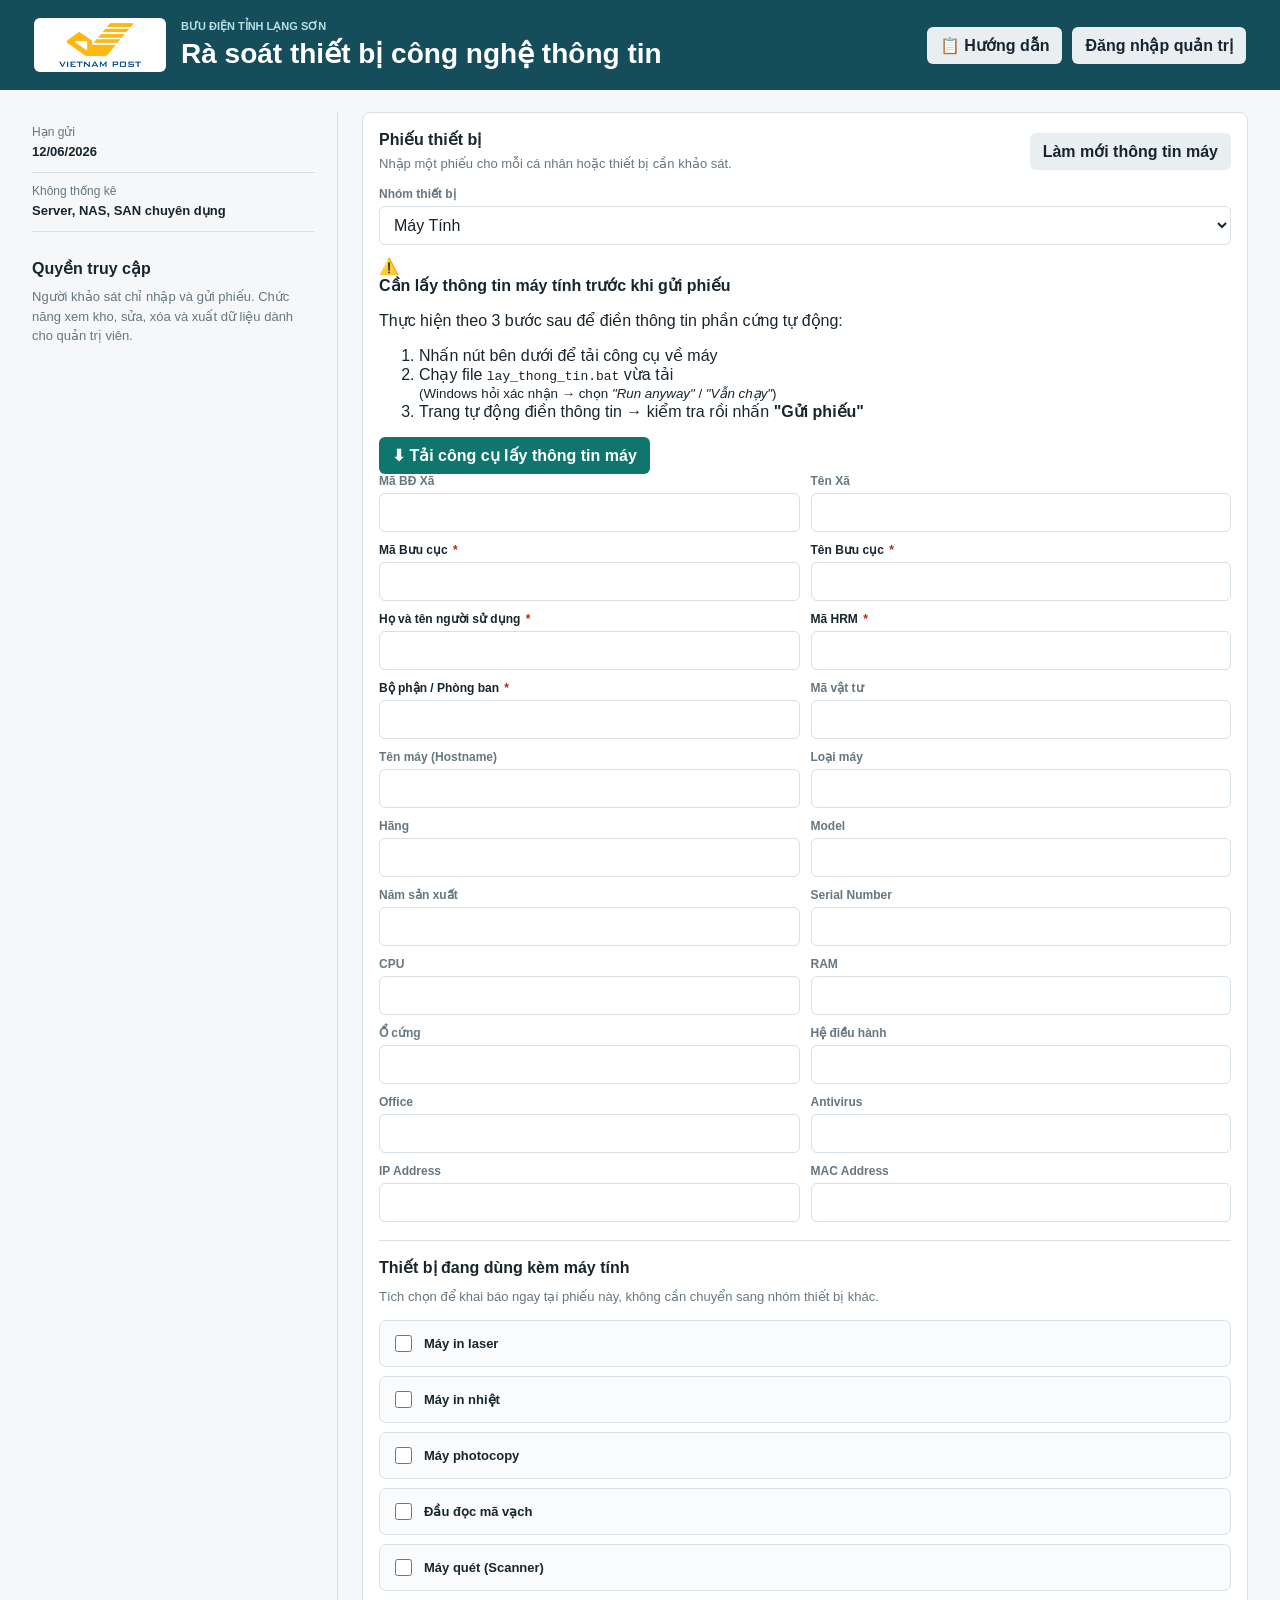
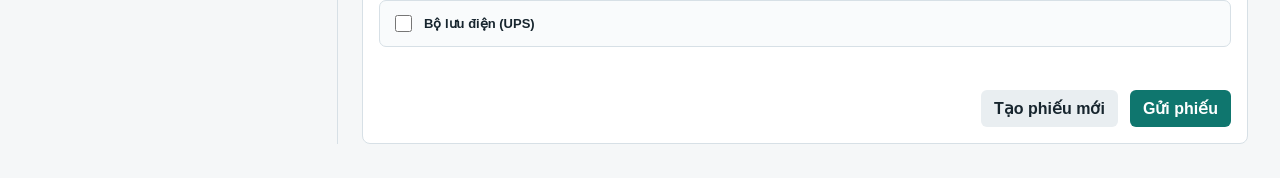
<file: static/index.html>
<!doctype html>
<html lang="vi">
  <head>
    <meta charset="utf-8" />
    <meta name="viewport" content="width=device-width, initial-scale=1" />
    <title>Bưu điện tỉnh Lạng Sơn – Rà soát thiết bị CNTT</title>
    <meta name="description" content="Công cụ rà soát thiết bị CNTT – Bưu điện tỉnh Lạng Sơn. Nhập phiếu khảo sát máy tính, máy in, thiết bị mạng và các thiết bị CNTT khác." />
    <link rel="stylesheet" href="styles.css" />
    <!-- SheetJS để đọc/ghi Excel phía trình duyệt -->
    <script src="https://cdn.sheetjs.com/xlsx-0.20.3/package/dist/xlsx.full.min.js"></script>
  </head>
  <body>
    <header class="topbar">
      <div class="brand">
        <img src="vnpost-logo.png" alt="Vietnam Post" class="brand-logo" />
        <div>
          <p class="eyebrow">BƯU ĐIỆN TỈNH LẠNG SƠN</p>
          <h1>Rà soát thiết bị công nghệ thông tin</h1>
        </div>
      </div>
      <div class="top-actions">
        <a href="huong_dan.html" target="_blank" class="ghost" style="padding:9px 13px;border-radius:6px;font-weight:650;text-decoration:none;background:#e9eef1;color:#17252e">📋 Hướng dẫn</a>
        <button id="btn-admin-login" class="ghost">Đăng nhập quản trị</button>
        <button id="btn-admin-logout" class="ghost is-hidden">Đăng xuất</button>
        <button id="btn-export-json" class="ghost admin-only is-hidden">Xuất JSON</button>
        <button id="btn-export-excel" class="primary admin-only is-hidden">Xuất Excel mẫu</button>
      </div>
    </header>

    <main class="layout">
      <aside class="rail">
        <section>
          <h2></h2>
          <dl class="facts">
            <div><dt>Hạn gửi</dt><dd>12/06/2026</dd></div>
            <div><dt>Không thống kê</dt><dd>Server, NAS, SAN chuyên dụng</dd></div>
         
          </dl>
        </section>
        <section class="admin-only is-hidden">
          <h2>Nhập từ Excel đã điền</h2>
          <label class="drop" for="excel-file">
            <span id="file-name">Chọn file .xlsx</span>
            <small>Đọc các sheet đúng biểu mẫu rà soát</small>
          </label>
          <input id="excel-file" type="file" accept=".xlsx" hidden />
          <button id="btn-import" class="primary block" disabled>Nhập vào kho</button>
          <p id="import-status" class="status"></p>
        </section>
        <section class="admin-only is-hidden">
          <h2>Lọc nhanh</h2>
          <input id="search" class="input" placeholder="Tìm bưu cục, serial, hostname..." />
          <select id="category-filter" class="input"></select>
          <button id="btn-reset" class="danger block">Xóa dữ liệu đang lưu</button>
        </section>
        <section class="access-note">
          <h2>Quyền truy cập</h2>
          <p>Người khảo sát chỉ nhập và gửi phiếu. Chức năng xem kho, sửa, xóa và xuất dữ liệu dành cho quản trị viên.</p>
        </section>
      </aside>

      <section class="workspace">
        <form id="record-form" class="form-panel">
          <div class="form-head">
            <div>
              <h2>Phiếu thiết bị</h2>
              <p id="form-hint">Nhập một phiếu cho mỗi cá nhân hoặc thiết bị cần khảo sát.</p>
            </div>
            <button type="button" id="btn-local-info" class="ghost">Làm mới thông tin máy</button>
          </div>
          <div class="form-row">
            <label>
              <span>Nhóm thiết bị</span>
              <select id="category" class="input" required></select>
            </label>
          </div>
          <!-- Banner cảnh báo chưa lấy thông tin máy – chỉ hiện với nhóm Máy Tính -->
          <div id="machine-info-banner" class="mib is-hidden" role="alert">
            <div class="mib-icon">⚠️</div>
            <div class="mib-body">
              <strong>Cần lấy thông tin máy tính trước khi gửi phiếu</strong>
              <p>Thực hiện theo 3 bước sau để điền thông tin phần cứng tự động:</p>
              <ol class="mib-steps">
                <li>Nhấn nút bên dưới để tải công cụ về máy</li>
                <li>Chạy file <code>lay_thong_tin.bat</code> vừa tải<br>
                    <small>(Windows hỏi xác nhận → chọn <em>"Run anyway"</em> / <em>"Vẫn chạy"</em>)</small></li>
                <li>Trang tự động điền thông tin → kiểm tra rồi nhấn <strong>"Gửi phiếu"</strong></li>
              </ol>
              <button type="button" id="btn-mib-download" class="primary">⬇ Tải công cụ lấy thông tin máy</button>
            </div>
          </div>
          <div id="dynamic-fields" class="fields"></div>
          <section id="attachment-section" class="attachment-section is-hidden">
            <div class="attachment-heading">
              <h2>Thiết bị đang dùng kèm máy tính</h2>
              <p>Tích chọn để khai báo ngay tại phiếu này, không cần chuyển sang nhóm thiết bị khác.</p>
            </div>
            <div id="attachment-options" class="attachment-options"></div>
          </section>
          <p id="form-status" class="status form-status"></p>
          <div class="form-actions">
            <button type="button" id="btn-new" class="ghost">Tạo phiếu mới</button>
            <button type="submit" class="primary">Gửi phiếu</button>
          </div>
        </form>

        <section id="admin-dashboard" class="admin-only is-hidden admin-dashboard">
          <section class="kpis" id="kpis"></section>
          <section class="list-panel">
            <div class="section-head">
              <h2>Dữ liệu đã ghi nhận</h2>
              <span id="record-count">0 bản ghi</span>
            </div>
            <div class="table-wrap">
              <table>
                <thead>
                  <tr>
                    <th>Nhóm</th>
                    <th>Bưu cục/Bộ phận</th>
                    <th>Tài sản</th>
                    <th>Định danh</th>
                    <th>Tình trạng</th>
                    <th></th>
                  </tr>
                </thead>
                <tbody id="record-body"></tbody>
              </table>
            </div>
          </section>
          <section class="analysis">
            <div>
              <h2>Thống kê theo nhóm</h2>
              <div id="category-bars" class="bars"></div>
            </div>
            <div>
              <h2>Đơn vị có nhiều thiết bị</h2>
              <div id="unit-bars" class="bars"></div>
            </div>
            <div>
              <h2>Tình trạng thiết bị</h2>
              <div id="status-bars" class="bars"></div>
            </div>
          </section>
        </section>
      </section>
    </main>

    <!-- Dialog đăng nhập quản trị bằng GitHub Personal Access Token -->
    <dialog id="admin-dialog" class="admin-dialog">
      <form id="admin-login-form" method="dialog">
        <div class="dialog-head">
          <h2>Đăng nhập quản trị</h2>
          <button type="button" id="btn-close-dialog" class="icon-button" aria-label="Đóng">×</button>
        </div>
        <label>
          <span>GitHub Personal Access Token</span>
          <input id="admin-password" class="input" type="password"
                 placeholder="github_pat_..." autocomplete="current-password" required />
        </label>
        <small style="color:var(--text-muted,#888);display:block;margin-top:4px">
          Tạo tại GitHub → Settings → Developer settings → Fine-grained tokens.<br>
          Cấp quyền <strong>Contents: Read &amp; Write</strong> cho repo Check_thiet_bi.
        </small>
        <label style="display:flex;align-items:center;gap:8px;margin-top:12px;cursor:pointer">
          <input type="checkbox" id="chk-save-write-token" checked />
          <span style="font-size:0.9em">Lưu token trên máy này để nhân viên có thể gửi phiếu</span>
        </label>
        <p id="admin-login-status" class="status"></p>
        <button type="submit" class="primary block">Đăng nhập</button>
      </form>
    </dialog>

    <script src="github-config.js"></script>
    <script src="app.js"></script>
  </body>
</html>
</file>
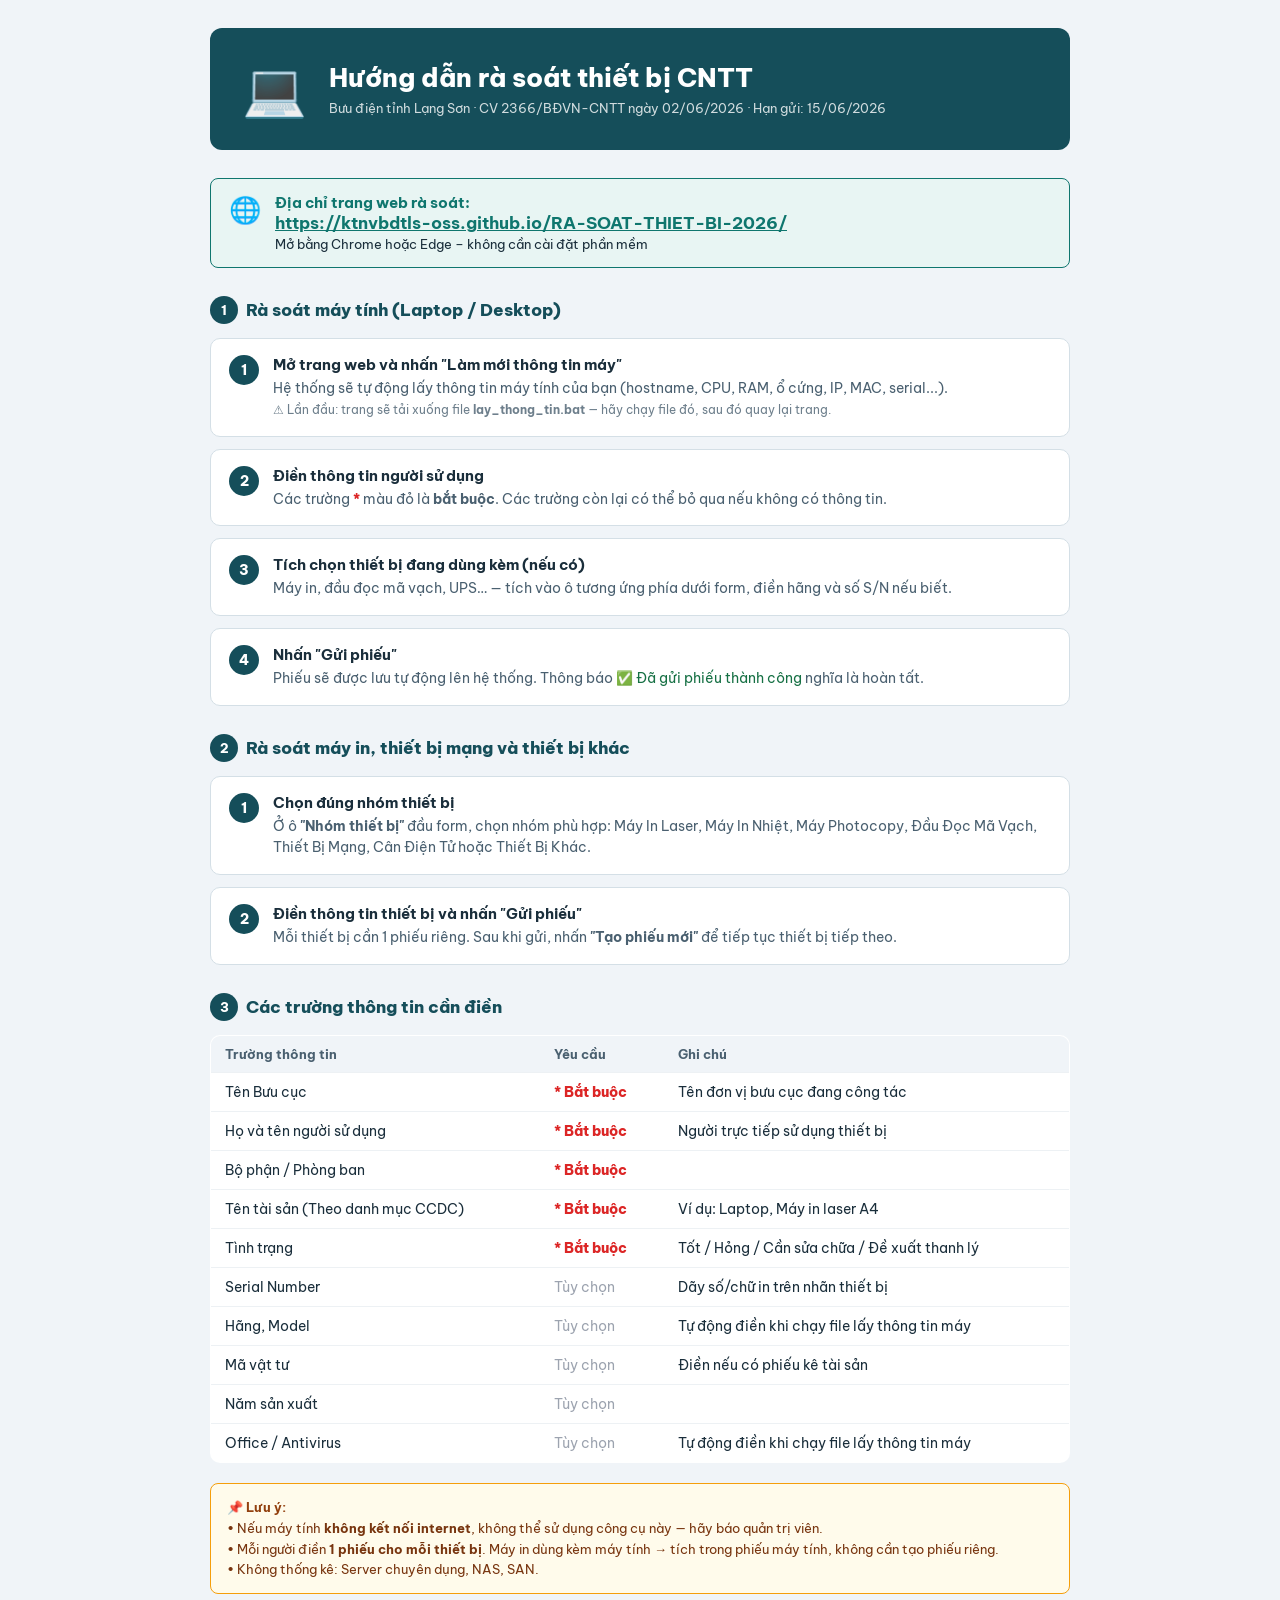
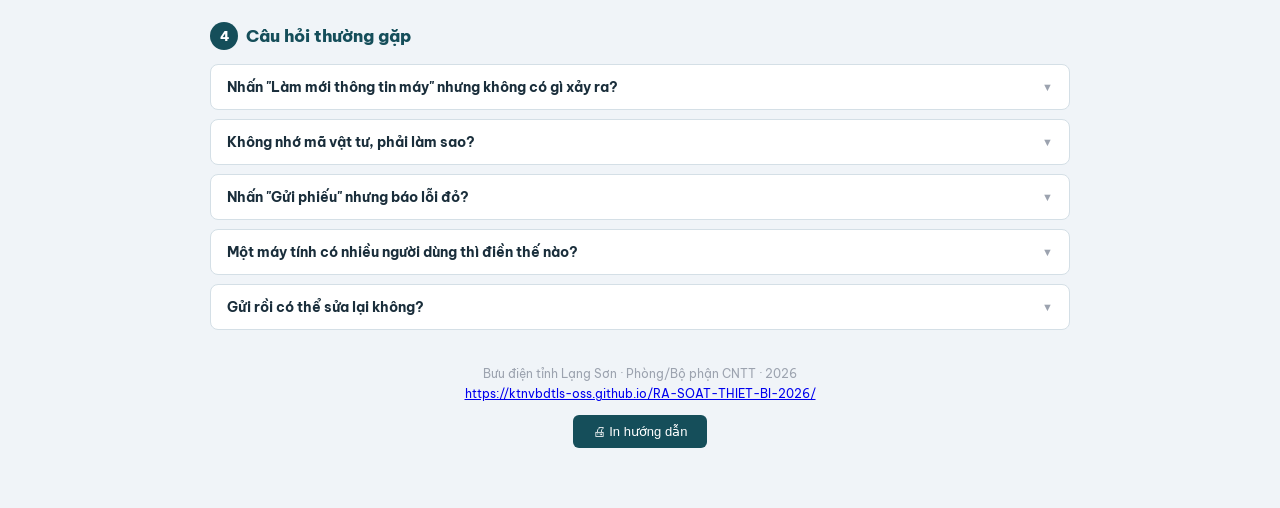
<file: static/huong_dan.html>
<!DOCTYPE html>
<html lang="vi">
<head>
<meta charset="utf-8"/>
<meta name="viewport" content="width=device-width,initial-scale=1"/>
<title>Hướng dẫn rà soát thiết bị CNTT – Bưu điện tỉnh Lạng Sơn</title>
<style>
  @import url('https://fonts.googleapis.com/css2?family=Be+Vietnam+Pro:wght@400;600;700;800&display=swap');
  *{box-sizing:border-box;margin:0;padding:0}
  body{font-family:'Be Vietnam Pro',Arial,sans-serif;background:#f0f4f8;color:#1a2e3b;font-size:15px}
  .page{max-width:900px;margin:0 auto;padding:28px 20px 60px}

  /* Header */
  .hdr{background:#154e5a;color:#fff;border-radius:12px;padding:28px 32px;margin-bottom:28px;display:flex;align-items:center;gap:22px}
  .hdr-icon{font-size:52px;flex:0 0 auto}
  .hdr h1{font-size:26px;font-weight:800;line-height:1.2}
  .hdr p{margin-top:6px;opacity:.8;font-size:13px}

  /* Alert box */
  .alert{border-radius:8px;padding:14px 18px;margin-bottom:22px;display:flex;gap:14px;align-items:flex-start}
  .alert-url{background:#e8f5f3;border:1.5px solid #0f766e}
  .alert-url .icon{font-size:26px}
  .alert-url strong{color:#0f766e;font-size:15px}
  .alert-url a{color:#0f766e;font-weight:700;font-size:17px;word-break:break-all}

  /* Steps */
  h2{font-size:17px;font-weight:800;margin:28px 0 14px;color:#154e5a;display:flex;align-items:center;gap:8px}
  h2::before{content:attr(data-n);display:inline-flex;align-items:center;justify-content:center;
    width:28px;height:28px;border-radius:50%;background:#154e5a;color:#fff;font-size:13px;flex:0 0 auto}

  .steps{display:grid;gap:12px}
  .step{background:#fff;border:1px solid #d4dfe6;border-radius:10px;padding:16px 18px;
        display:flex;align-items:flex-start;gap:14px}
  .step-num{flex:0 0 auto;width:30px;height:30px;border-radius:50%;background:#154e5a;
             color:#fff;font-weight:800;font-size:14px;display:flex;align-items:center;justify-content:center}
  .step-body strong{font-size:15px;font-weight:700;display:block;margin-bottom:4px}
  .step-body p,.step-body small{color:#4a6070;font-size:13.5px;line-height:1.55}
  .step-body small{font-size:12px;opacity:.8}

  /* Required table */
  table{width:100%;border-collapse:collapse;background:#fff;border-radius:10px;overflow:hidden;
        border:1px solid #d4dfe6;margin-top:4px}
  th{background:#f0f4f8;padding:10px 14px;text-align:left;font-size:13px;color:#4a6070}
  td{padding:10px 14px;border-top:1px solid #edf1f4;font-size:13.5px;vertical-align:top}
  .req{color:#dc2626;font-weight:800} /* bắt buộc */
  .opt{color:#9ca3af}               /* tùy chọn */

  /* Note */
  .note{background:#fffbeb;border:1.5px solid #f59e0b;border-radius:8px;padding:13px 16px;
        margin-top:20px;font-size:13px;line-height:1.6;color:#78350f}
  .note strong{color:#92400e}

  /* FAQ */
  details{background:#fff;border:1px solid #d4dfe6;border-radius:8px;margin-bottom:9px;overflow:hidden}
  summary{padding:13px 16px;font-weight:700;cursor:pointer;font-size:14px;list-style:none;
          display:flex;justify-content:space-between;align-items:center}
  summary::after{content:'▼';font-size:11px;color:#9ca3af}
  details[open] summary::after{content:'▲'}
  details p{padding:4px 16px 14px;color:#4a6070;font-size:13.5px;line-height:1.6}

  /* Footer */
  .footer{margin-top:36px;text-align:center;font-size:12px;color:#9ca3af}

  @media print{body{background:#fff}.page{padding:0}
    .hdr{border-radius:0}.no-print{display:none}}
</style>
</head>
<body>
<div class="page">

  <!-- Header -->
  <div class="hdr">
    <div class="hdr-icon">💻</div>
    <div>
      <h1>Hướng dẫn rà soát thiết bị CNTT</h1>
      <p>Bưu điện tỉnh Lạng Sơn · CV 2366/BĐVN-CNTT ngày 02/06/2026 · Hạn gửi: 15/06/2026</p>
    </div>
  </div>

  <!-- URL Box -->
  <div class="alert alert-url">
    <div class="icon">🌐</div>
    <div>
      <strong>Địa chỉ trang web rà soát:</strong><br>
      <a href="https://ktnvbdtls-oss.github.io/RA-SOAT-THIET-BI-2026/" target="_blank">
        https://ktnvbdtls-oss.github.io/RA-SOAT-THIET-BI-2026/
      </a><br>
      <small>Mở bằng Chrome hoặc Edge – không cần cài đặt phần mềm</small>
    </div>
  </div>

  <!-- PHẦN 1: Máy tính -->
  <h2 data-n="1">Rà soát máy tính (Laptop / Desktop)</h2>
  <div class="steps">

    <div class="step">
      <div class="step-num">1</div>
      <div class="step-body">
        <strong>Mở trang web và nhấn "Làm mới thông tin máy"</strong>
        <p>Hệ thống sẽ tự động lấy thông tin máy tính của bạn (hostname, CPU, RAM, ổ cứng, IP, MAC, serial...).</p>
        <small>⚠ Lần đầu: trang sẽ tải xuống file <b>lay_thong_tin.bat</b> — hãy chạy file đó, sau đó quay lại trang.</small>
      </div>
    </div>

    <div class="step">
      <div class="step-num">2</div>
      <div class="step-body">
        <strong>Điền thông tin người sử dụng</strong>
        <p>Các trường <span class="req">*</span> màu đỏ là <b>bắt buộc</b>. Các trường còn lại có thể bỏ qua nếu không có thông tin.</p>
      </div>
    </div>

    <div class="step">
      <div class="step-num">3</div>
      <div class="step-body">
        <strong>Tích chọn thiết bị đang dùng kèm (nếu có)</strong>
        <p>Máy in, đầu đọc mã vạch, UPS… — tích vào ô tương ứng phía dưới form, điền hãng và số S/N nếu biết.</p>
      </div>
    </div>

    <div class="step">
      <div class="step-num">4</div>
      <div class="step-body">
        <strong>Nhấn "Gửi phiếu"</strong>
        <p>Phiếu sẽ được lưu tự động lên hệ thống. Thông báo <span style="color:#167044">✅ Đã gửi phiếu thành công</span> nghĩa là hoàn tất.</p>
      </div>
    </div>

  </div>

  <!-- PHẦN 2: Thiết bị khác -->
  <h2 data-n="2">Rà soát máy in, thiết bị mạng và thiết bị khác</h2>
  <div class="steps">

    <div class="step">
      <div class="step-num">1</div>
      <div class="step-body">
        <strong>Chọn đúng nhóm thiết bị</strong>
        <p>Ở ô <b>"Nhóm thiết bị"</b> đầu form, chọn nhóm phù hợp: Máy In Laser, Máy In Nhiệt, Máy Photocopy, Đầu Đọc Mã Vạch, Thiết Bị Mạng, Cân Điện Tử hoặc Thiết Bị Khác.</p>
      </div>
    </div>

    <div class="step">
      <div class="step-num">2</div>
      <div class="step-body">
        <strong>Điền thông tin thiết bị và nhấn "Gửi phiếu"</strong>
        <p>Mỗi thiết bị cần 1 phiếu riêng. Sau khi gửi, nhấn <b>"Tạo phiếu mới"</b> để tiếp tục thiết bị tiếp theo.</p>
      </div>
    </div>

  </div>

  <!-- Bảng trường bắt buộc -->
  <h2 data-n="3">Các trường thông tin cần điền</h2>
  <table>
    <tr><th>Trường thông tin</th><th>Yêu cầu</th><th>Ghi chú</th></tr>
    <tr><td>Tên Bưu cục</td><td><span class="req">* Bắt buộc</span></td><td>Tên đơn vị bưu cục đang công tác</td></tr>
    <tr><td>Họ và tên người sử dụng</td><td><span class="req">* Bắt buộc</span></td><td>Người trực tiếp sử dụng thiết bị</td></tr>
    <tr><td>Bộ phận / Phòng ban</td><td><span class="req">* Bắt buộc</span></td><td></td></tr>
    <tr><td>Tên tài sản (Theo danh mục CCDC)</td><td><span class="req">* Bắt buộc</span></td><td>Ví dụ: Laptop, Máy in laser A4</td></tr>
    <tr><td>Tình trạng</td><td><span class="req">* Bắt buộc</span></td><td>Tốt / Hỏng / Cần sửa chữa / Đề xuất thanh lý</td></tr>
    <tr><td>Serial Number</td><td><span class="opt">Tùy chọn</span></td><td>Dãy số/chữ in trên nhãn thiết bị</td></tr>
    <tr><td>Hãng, Model</td><td><span class="opt">Tùy chọn</span></td><td>Tự động điền khi chạy file lấy thông tin máy</td></tr>
    <tr><td>Mã vật tư</td><td><span class="opt">Tùy chọn</span></td><td>Điền nếu có phiếu kê tài sản</td></tr>
    <tr><td>Năm sản xuất</td><td><span class="opt">Tùy chọn</span></td><td></td></tr>
    <tr><td>Office / Antivirus</td><td><span class="opt">Tùy chọn</span></td><td>Tự động điền khi chạy file lấy thông tin máy</td></tr>
  </table>

  <!-- Lưu ý -->
  <div class="note">
    <strong>📌 Lưu ý:</strong><br>
    • Nếu máy tính <b>không kết nối internet</b>, không thể sử dụng công cụ này — hãy báo quản trị viên.<br>
    • Mỗi người điền <b>1 phiếu cho mỗi thiết bị</b>. Máy in dùng kèm máy tính → tích trong phiếu máy tính, không cần tạo phiếu riêng.<br>
    • Không thống kê: Server chuyên dụng, NAS, SAN.
  </div>

  <!-- FAQ -->
  <h2 data-n="4">Câu hỏi thường gặp</h2>

  <details>
    <summary>Nhấn "Làm mới thông tin máy" nhưng không có gì xảy ra?</summary>
    <p>Trang sẽ tải xuống file <b>lay_thong_tin.bat</b>. Hãy mở thư mục Downloads, chạy file đó. Nếu Windows hỏi xác nhận, chọn <b>"Run anyway"</b>. Sau khi chạy xong, quay lại trang và nhấn nút một lần nữa.</p>
  </details>

  <details>
    <summary>Không nhớ mã vật tư, phải làm sao?</summary>
    <p>Trường <b>Mã vật tư</b> <b>không bắt buộc</b>. Bạn có thể để trống và tiếp tục gửi phiếu bình thường.</p>
  </details>

  <details>
    <summary>Nhấn "Gửi phiếu" nhưng báo lỗi đỏ?</summary>
    <p>Kiểm tra lại các trường có dấu <span class="req">*</span> — đảm bảo đã điền đầy đủ. Nếu vẫn lỗi, liên hệ quản trị viên để kiểm tra token ghi dữ liệu.</p>
  </details>

  <details>
    <summary>Một máy tính có nhiều người dùng thì điền thế nào?</summary>
    <p>Chỉ điền thông tin người <b>chính</b> đang sử dụng máy hiện tại. Nếu máy dùng chung nhưng không có người phụ trách, ghi <b>"Dùng chung"</b> ở ô Họ và tên.</p>
  </details>

  <details>
    <summary>Gửi rồi có thể sửa lại không?</summary>
    <p>Liên hệ quản trị viên CNTT để được sửa phiếu đã gửi.</p>
  </details>

  <!-- Footer -->
  <div class="footer no-print">
    <p>Bưu điện tỉnh Lạng Sơn · Phòng/Bộ phận CNTT · 2026</p>
    <p style="margin-top:5px"><a href="https://ktnvbdtls-oss.github.io/RA-SOAT-THIET-BI-2026/" target="_blank">https://ktnvbdtls-oss.github.io/RA-SOAT-THIET-BI-2026/</a></p>
    <button onclick="window.print()" style="margin-top:14px;padding:9px 20px;background:#154e5a;color:#fff;border:0;border-radius:6px;cursor:pointer;font-size:13px">🖨 In hướng dẫn</button>
  </div>

</div>
</body>
</html>
</file>
<file: static/styles.css>
:root {
  --ink: #17252e;
  --muted: #667782;
  --line: #d7e0e6;
  --canvas: #f5f7f8;
  --surface: #ffffff;
  --primary: #0f766e;
  --primary-dark: #115e59;
  --danger: #b42318;
  --warning: #b45309;
  --good: #167044;
  --soft: #e7f5f3;
  font-family: "Segoe UI", Arial, sans-serif;
  color: var(--ink);
  background: var(--canvas);
}

* {
  box-sizing: border-box;
}

body {
  margin: 0;
  min-width: 320px;
}

button,
input,
select,
textarea {
  font: inherit;
}

button {
  border: 0;
  border-radius: 6px;
  padding: 9px 13px;
  font-weight: 650;
  cursor: pointer;
}

button:disabled {
  opacity: 0.45;
  cursor: not-allowed;
}

.primary {
  background: var(--primary);
  color: white;
}

.primary:hover {
  background: var(--primary-dark);
}

.ghost {
  background: #e9eef1;
  color: var(--ink);
}

.danger {
  background: #fee4e2;
  color: var(--danger);
}

.block {
  width: 100%;
}

.topbar {
  min-height: 78px;
  padding: 18px clamp(18px, 3vw, 34px);
  display: flex;
  align-items: center;
  justify-content: space-between;
  gap: 18px;
  background: #154e5a;
  color: #fff;
}

.brand {
  display: flex;
  align-items: center;
  gap: 15px;
  min-width: 0;
}

.brand-logo {
  width: 132px;
  height: 54px;
  object-fit: contain;
  flex: 0 0 auto;
  border-radius: 6px;
  padding: 5px 8px;
  background: #fff;
}

h1,
h2 {
  margin: 0;
  letter-spacing: 0;
}

h1 {
  font-size: clamp(20px, 2.2vw, 28px);
  line-height: 1.2;
}

h2 {
  font-size: 16px;
  line-height: 1.35;
}

.eyebrow {
  margin: 0 0 4px;
  color: #b9dfe4;
  text-transform: uppercase;
  font-size: 11px;
  font-weight: 800;
  letter-spacing: 0;
}

.top-actions {
  display: flex;
  gap: 10px;
  flex-wrap: wrap;
  justify-content: flex-end;
}

.is-hidden {
  display: none !important;
}

.layout {
  max-width: 1540px;
  margin: 0 auto;
  padding: 22px clamp(14px, 2.6vw, 32px) 34px;
  display: grid;
  grid-template-columns: 306px minmax(0, 1fr);
  gap: 24px;
}

.rail {
  border-right: 1px solid var(--line);
  padding-right: 22px;
  display: flex;
  flex-direction: column;
  gap: 26px;
}

.facts {
  margin: 13px 0 0;
  display: grid;
  gap: 11px;
}

.facts div {
  border-bottom: 1px solid var(--line);
  padding-bottom: 10px;
}

.facts dt {
  color: var(--muted);
  font-size: 12px;
}

.facts dd {
  margin: 4px 0 0;
  font-size: 13px;
  font-weight: 650;
  line-height: 1.45;
}

.drop {
  margin: 12px 0 10px;
  min-height: 92px;
  border: 1px dashed #93a7b0;
  border-radius: 8px;
  background: var(--surface);
  display: grid;
  align-content: center;
  gap: 5px;
  padding: 15px;
  cursor: pointer;
}

.drop span {
  font-weight: 700;
  overflow-wrap: anywhere;
}

.drop small,
.status,
#form-hint {
  color: var(--muted);
  line-height: 1.45;
}

.status {
  min-height: 20px;
  margin: 8px 0 0;
  font-size: 13px;
}

.form-status {
  font-weight: 650;
}

.form-status.is-success {
  color: var(--good);
}

.form-status.is-error {
  color: var(--danger);
}

/* ── Trường bắt buộc & validation ── */
.req-mark {
  display: inline !important;  /* Ghi đè label span { display:block } */
  color: var(--danger);
  font-weight: 800;
  margin-left: 2px;
  vertical-align: baseline;
}

label.is-required > span {
  color: var(--ink);
}

.input-error {
  border-color: var(--danger) !important;
  background: #fff5f5 !important;
  outline: 2px solid #fee2e2;
}

.input-error:focus {
  outline-color: var(--danger);
}


.input {
  width: 100%;
  min-height: 39px;
  border: 1px solid var(--line);
  border-radius: 6px;
  background: var(--surface);
  padding: 8px 10px;
  color: var(--ink);
}

.rail .input {
  margin-bottom: 9px;
}

.workspace {
  min-width: 0;
  display: grid;
  gap: 18px;
}

.access-note p,
.attachment-heading p {
  margin: 8px 0 0;
  color: var(--muted);
  font-size: 13px;
  line-height: 1.5;
}

.kpis {
  display: grid;
  grid-template-columns: repeat(6, minmax(120px, 1fr));
  gap: 10px;
}

.kpi {
  background: var(--surface);
  border: 1px solid var(--line);
  border-radius: 8px;
  padding: 12px 13px;
}

.kpi span {
  display: block;
  color: var(--muted);
  font-size: 12px;
  line-height: 1.3;
}

.kpi strong {
  display: block;
  margin-top: 6px;
  font-size: 22px;
  line-height: 1.1;
}

.kpi.warn strong {
  color: var(--warning);
}

.kpi.bad strong {
  color: var(--danger);
}

.entry-grid {
  display: grid;
  grid-template-columns: minmax(360px, 0.9fr) minmax(420px, 1.1fr);
  gap: 18px;
  align-items: start;
}

.form-panel,
.list-panel,
.analysis > div {
  background: var(--surface);
  border: 1px solid var(--line);
  border-radius: 8px;
}

.form-panel {
  padding: 16px;
  max-width: 1080px;
}

.form-head,
.section-head,
.form-actions {
  display: flex;
  align-items: center;
  justify-content: space-between;
  gap: 12px;
}

.form-head {
  margin-bottom: 14px;
}

.form-head p {
  margin: 4px 0 0;
  font-size: 13px;
}

.form-row {
  margin-bottom: 12px;
}

label span {
  display: block;
  margin-bottom: 5px;
  color: var(--muted);
  font-size: 12px;
  font-weight: 650;
}

.fields {
  display: grid;
  grid-template-columns: repeat(2, minmax(0, 1fr));
  gap: 11px;
}

.fields label.is-wide {
  grid-column: 1 / -1;
}

textarea.input {
  min-height: 72px;
  resize: vertical;
}

.form-actions {
  margin-top: 15px;
  justify-content: flex-end;
}

.attachment-section {
  margin-top: 18px;
  border-top: 1px solid var(--line);
  padding-top: 16px;
}

.attachment-options {
  margin-top: 13px;
  display: grid;
  gap: 9px;
}

.attachment-item {
  border: 1px solid var(--line);
  border-radius: 7px;
  background: #f9fbfc;
  padding: 11px;
}

.attachment-toggle {
  display: flex;
  align-items: center;
  gap: 9px;
  font-weight: 700;
  cursor: pointer;
}

.attachment-toggle input {
  width: 17px;
  height: 17px;
  accent-color: var(--primary);
}

.attachment-toggle span {
  margin: 0;
  color: var(--ink);
  font-size: 13px;
}

.attachment-fields {
  margin-top: 10px;
  display: grid;
  grid-template-columns: minmax(0, 1fr) minmax(180px, 0.55fr);
  gap: 10px;
}

.admin-dashboard {
  display: grid;
  gap: 18px;
}

.list-panel {
  min-width: 0;
  overflow: hidden;
}

.section-head {
  padding: 14px 15px;
  border-bottom: 1px solid var(--line);
}

.section-head span {
  color: var(--muted);
  font-size: 13px;
}

.table-wrap {
  overflow: auto;
  max-height: 646px;
}

table {
  width: 100%;
  border-collapse: collapse;
  min-width: 760px;
}

th,
td {
  border-bottom: 1px solid var(--line);
  padding: 9px 10px;
  text-align: left;
  vertical-align: top;
  font-size: 13px;
  line-height: 1.35;
}

th {
  position: sticky;
  top: 0;
  z-index: 1;
  background: #eef4f6;
  color: #41545f;
  font-weight: 750;
}

td:last-child {
  width: 112px;
  white-space: nowrap;
}

.row-actions {
  display: flex;
  gap: 6px;
}

.row-actions button {
  padding: 6px 8px;
  font-size: 12px;
}

.pill {
  display: inline-flex;
  align-items: center;
  border-radius: 999px;
  padding: 3px 8px;
  background: var(--soft);
  color: #155e75;
  font-size: 12px;
  font-weight: 700;
}

.analysis {
  display: grid;
  grid-template-columns: repeat(3, minmax(0, 1fr));
  gap: 18px;
}

.analysis > div {
  padding: 15px;
}

.bars {
  margin-top: 12px;
  display: grid;
  gap: 9px;
}

.bar-row {
  display: grid;
  grid-template-columns: minmax(95px, 1fr) 56px;
  gap: 9px;
  align-items: center;
}

.bar-label {
  min-width: 0;
  overflow: hidden;
  text-overflow: ellipsis;
  white-space: nowrap;
  color: var(--muted);
  font-size: 12px;
}

.bar-track {
  grid-column: 1 / -1;
  height: 8px;
  border-radius: 999px;
  background: #e5ebef;
  overflow: hidden;
}

.bar-fill {
  height: 100%;
  min-width: 2px;
  background: var(--primary);
}

.admin-dialog {
  width: min(390px, calc(100vw - 28px));
  border: 0;
  border-radius: 8px;
  padding: 0;
  box-shadow: 0 22px 70px rgba(23, 37, 46, 0.28);
}

.admin-dialog::backdrop {
  background: rgba(17, 34, 43, 0.58);
}

.admin-dialog form {
  padding: 18px;
}

.dialog-head {
  margin-bottom: 16px;
  display: flex;
  align-items: center;
  justify-content: space-between;
  gap: 12px;
}

.icon-button {
  width: 34px;
  height: 34px;
  padding: 0;
  border-radius: 50%;
  background: #edf1f3;
  color: var(--ink);
  font-size: 22px;
  line-height: 1;
}

@media (max-width: 1180px) {
  .layout,
  .entry-grid,
  .analysis {
    grid-template-columns: 1fr;
  }

  .rail {
    border-right: 0;
    padding-right: 0;
    border-bottom: 1px solid var(--line);
    padding-bottom: 18px;
  }

  .kpis {
    grid-template-columns: repeat(3, minmax(120px, 1fr));
  }

  .form-panel {
    max-width: none;
  }
}

@media (max-width: 720px) {
  .topbar,
  .form-head,
  .section-head {
    align-items: flex-start;
    flex-direction: column;
  }

  .kpis,
  .fields,
  .attachment-fields {
    grid-template-columns: 1fr;
  }

  .top-actions,
  .top-actions button {
    width: 100%;
  }

  .brand {
    align-items: flex-start;
  }

  .brand-logo {
    width: 96px;
    height: 46px;
  }
}
</file>
